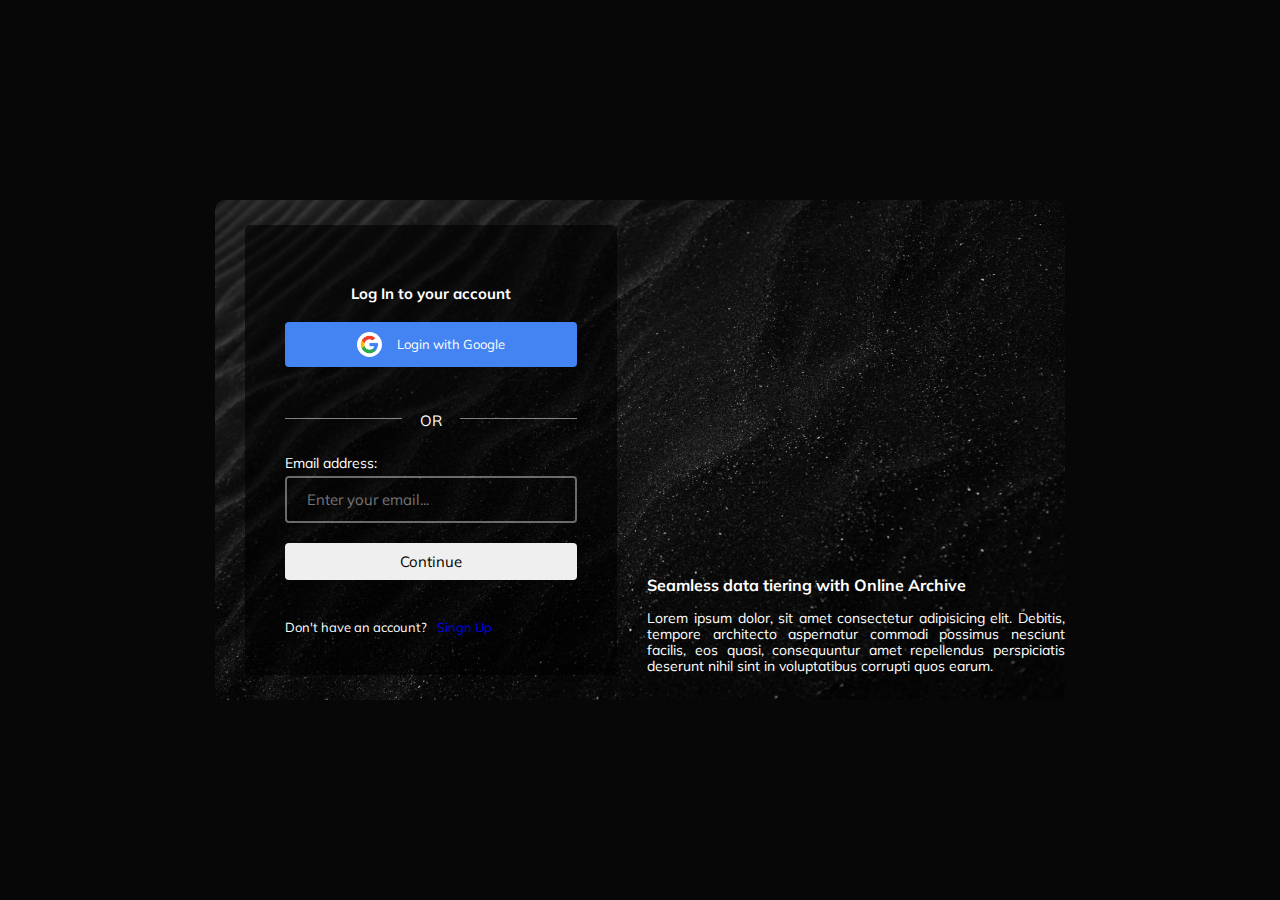
<file: Daily-UI-1/index.html>
<!DOCTYPE html>
<html lang="en">

<head>
    <meta charset="UTF-8">
    <meta name="viewport" content="width=device-width, initial-scale=1.0">
    <title>Login Card</title>
    <!-- <link rel='stylesheet' href='https://cdnjs.cloudflare.com/ajax/libs/font-awesome/5.9.0/css/all.min.css'
        integrity='sha512-q3eWabyZPc1XTCmF+8/LuE1ozpg5xxn7iO89yfSOd5/oKvyqLngoNGsx8jq92Y8eXJ/IRxQbEC+FGSYxtk2oiw=='
        crossorigin='anonymous' /> -->
    <link rel='stylesheet' href="./normalize.css">
    <link rel="stylesheet" href="./style.css">
    <script defer src="./index.js"></script>
</head>

<body>
    <div class="container">
        <div class="form-container">
            <h3>Log In to your account</h3>
            <button class="btn btn-blue" type="button">
                <img src="./google.png" alt="google">
                Login with Google</button>
            <p class="divider">OR</p>
            <div class="form-group">
                <label for="email">Email address:</label>
                <input type="email" id="email" placeholder="Enter your email..." required>
            </div>
            <button class="btn btn-white" type="button">Continue</button>
            <div class="forgot">
                <p>Don't have an account?</p><a href="#">Singn Up</a>
            </div>
        </div>
        <div class="info-text">
            <h3>Seamless data tiering with Online Archive</h3>
            <p>
                Lorem ipsum dolor, sit amet consectetur adipisicing elit. Debitis, tempore architecto aspernatur commodi
                possimus nesciunt facilis, eos quasi, consequuntur amet repellendus perspiciatis deserunt nihil sint in
                voluptatibus corrupti quos earum.
            </p>
        </div>
    </div>
</body>

</html>
</file>
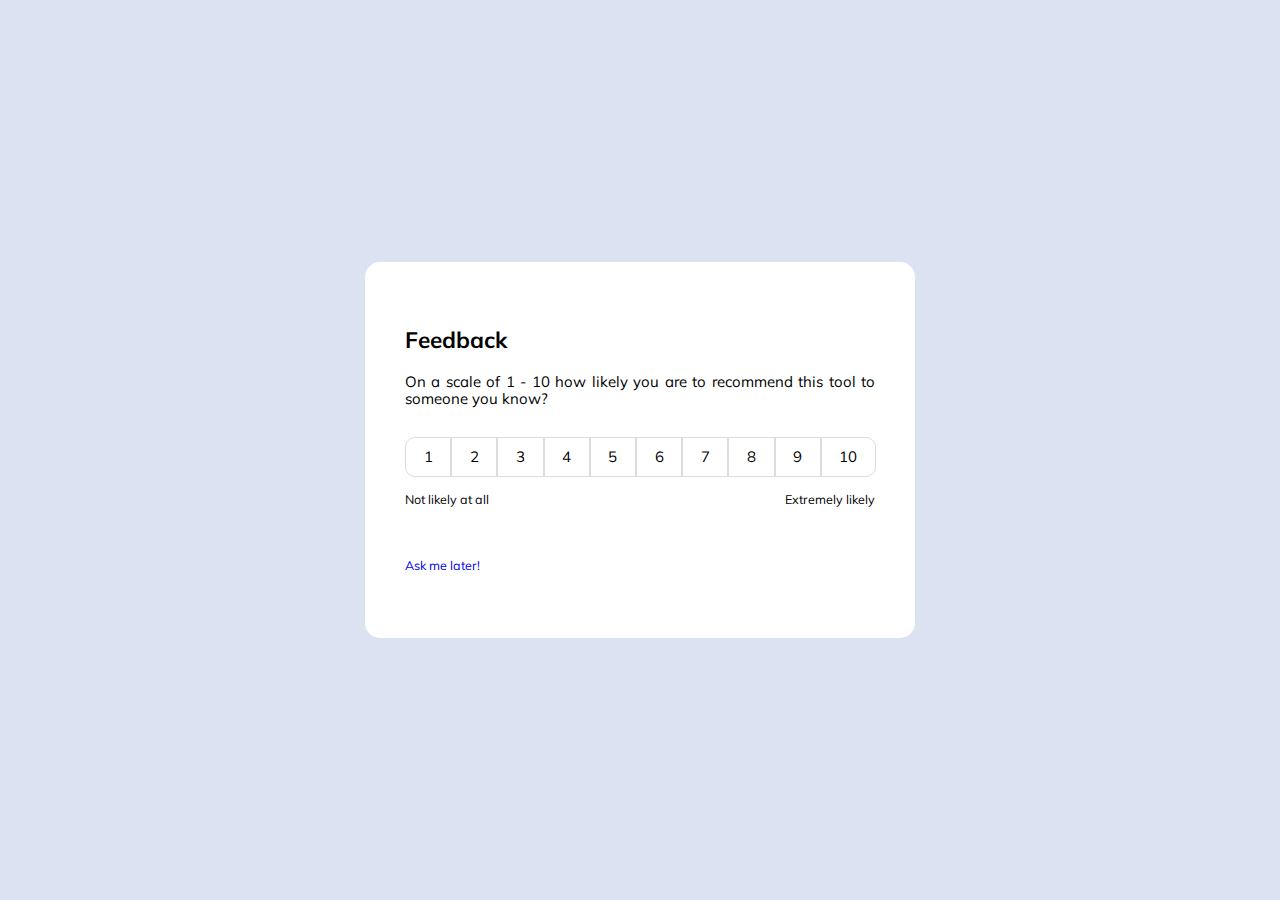
<file: Daily-UI-2/index.html>
<!DOCTYPE html>
<html lang="en">

<head>
    <meta charset="UTF-8">
    <meta name="viewport" content="width=device-width, initial-scale=1.0">
    <title>Feedback Card</title>
    <!-- <link rel='stylesheet' href='https://cdnjs.cloudflare.com/ajax/libs/font-awesome/5.9.0/css/all.min.css'
        integrity='sha512-q3eWabyZPc1XTCmF+8/LuE1ozpg5xxn7iO89yfSOd5/oKvyqLngoNGsx8jq92Y8eXJ/IRxQbEC+FGSYxtk2oiw=='
        crossorigin='anonymous' /> -->
    <link rel='stylesheet' href="./normalize.css">
    <link rel="stylesheet" href="./style.css">
    <script defer src="./index.js"></script>
</head>

<body>
    <div class="feedback-container">
        <h2>Feedback</h2>
        <p>On a scale of 1 - 10 how likely you are to recommend this tool to someone you know?</p>
        <div class="rating-box">
            <span>1</span>
            <span>2</span>
            <span>3</span>
            <span>4</span>
            <span>5</span>
            <span>6</span>
            <span>7</span>
            <span>8</span>
            <span>9</span>
            <span>10</span>
        </div>
        <div class="tags-container" id="tags-container">
            <span>Not likely at all</span>
            <span>Extremely likely</span>
        </div>
        <a href="#">Ask me later!</a>
    </div>
</body>

</html>
</file>
<file: Daily-UI-1/style.css>
@import url("https://fonts.googleapis.com/css?family=Muli&display=swap");body{background-color:#070707;font-family:'Muli', sans-serif;display:-webkit-box;display:-ms-flexbox;display:flex;-webkit-box-align:center;-ms-flex-align:center;align-items:center;-webkit-box-pack:center;-ms-flex-pack:center;justify-content:center;min-height:100vh;overflow:hidden}.container{background-image:url(./bgc.png);background-repeat:no-repeat;background-position:center center;background-size:cover;color:#fff;display:-webkit-box;display:-ms-flexbox;display:flex;-ms-flex-pack:distribute;justify-content:space-around;-webkit-box-align:center;-ms-flex-align:center;align-items:center;height:50rem;max-width:100rem;width:85rem;border-radius:10px}.container .form-container{position:relative;margin:3rem;width:50rem;height:90%;padding:4rem;border-radius:5px;background-color:rgba(0,0,0,0.6);display:-webkit-box;display:-ms-flexbox;display:flex;-webkit-box-orient:vertical;-webkit-box-direction:normal;-ms-flex-direction:column;flex-direction:column}.container .form-container h3{margin-top:2rem;text-align:center;font-size:calc(1.275rem + .3vw)}@media (min-width: 1200px){.container .form-container h3{font-size:1.5rem}}.container .form-container .btn{border:0;padding:1rem 2rem;border-radius:4px;margin:2rem 0;display:-webkit-box;display:-ms-flexbox;display:flex;-webkit-box-pack:center;-ms-flex-pack:center;justify-content:center;-webkit-box-align:center;-ms-flex-align:center;align-items:center}.container .form-container .btn img{width:25px;height:25px;background-color:#fff;border-radius:50%;padding:0.3rem;margin-right:1.5rem}.container .form-container .btn-blue{background-color:#4484f2;color:#fff;font-size:calc(1.255rem + .06vw)}@media (min-width: 1200px){.container .form-container .btn-blue{font-size:1.3rem}}.container .form-container .divider{position:relative;text-align:center;margin:2.5rem 0;font-size:calc(1.275rem + .3vw)}@media (min-width: 1200px){.container .form-container .divider{font-size:1.5rem}}.container .form-container .divider::before{content:'';width:40%;height:1px;background-color:#fff;opacity:0.5;position:absolute;left:0;top:6px}.container .form-container .divider::after{content:'';width:40%;height:1px;background-color:#fff;opacity:0.5;position:absolute;right:0;top:6px}.container .form-container .form-group label{font-size:calc(1.265rem + .18vw);margin-bottom:5px}@media (min-width: 1200px){.container .form-container .form-group label{font-size:1.4rem}}.container .form-container .form-group input{width:100%;background-color:transparent;border:2px solid rgba(255,255,255,0.4);border-radius:4px;padding:1.3rem 2rem;font-size:calc(1.275rem + .3vw);color:#fff}@media (min-width: 1200px){.container .form-container .form-group input{font-size:1.5rem}}.container .form-container .btn-white{font-size:calc(1.275rem + .3vw)}@media (min-width: 1200px){.container .form-container .btn-white{font-size:1.5rem}}.container .form-container .forgot{position:absolute;bottom:4rem;display:-webkit-box;display:-ms-flexbox;display:flex;font-size:calc(1.255rem + .06vw)}@media (min-width: 1200px){.container .form-container .forgot{font-size:1.3rem}}.container .form-container .forgot a{margin-left:1rem;text-decoration:none}.container .info-text{margin-top:35rem;width:60rem}.container .info-text h3{font-size:calc(1.285rem + .42vw)}@media (min-width: 1200px){.container .info-text h3{font-size:1.6rem}}.container .info-text p{margin-top:1.5rem;text-align:justify;font-size:calc(1.265rem + .18vw)}@media (min-width: 1200px){.container .info-text p{font-size:1.4rem}}@media only screen and (max-width: 37.5em){.info-text{display:none}}
/*# sourceMappingURL=style.css.map */
</file>
<file: Daily-UI-2/style.css>
@import url("https://fonts.googleapis.com/css?family=Muli&display=swap");body{background-color:#dbe3f3;font-family:'Muli', sans-serif;display:-webkit-box;display:-ms-flexbox;display:flex;-webkit-box-orient:vertical;-webkit-box-direction:normal;-ms-flex-direction:column;flex-direction:column;-webkit-box-align:center;-ms-flex-align:center;align-items:center;-webkit-box-pack:center;-ms-flex-pack:center;justify-content:center;min-height:100vh;overflow:hidden}.feedback-container{max-width:60rem;width:55rem;padding:6.5rem 4rem;border-radius:15px;background-color:#fff;font-size:calc(1.275rem + .3vw)}@media (min-width: 1200px){.feedback-container{font-size:1.5rem}}.feedback-container h2{margin-bottom:2rem}.feedback-container p{text-align:justify;margin-bottom:3rem}.feedback-container .rating-box{display:-webkit-box;display:-ms-flexbox;display:flex;border-radius:5px;margin-bottom:1.5rem}.feedback-container .rating-box>*{border:1px solid gainsboro;padding:1rem 1.76rem;cursor:pointer}.feedback-container .rating-box>*:hover{background-color:gainsboro}.feedback-container .rating-box span:first-child{border-top-left-radius:10px;border-bottom-left-radius:10px}.feedback-container .rating-box span:last-child{border-top-right-radius:10px;border-bottom-right-radius:10px}.feedback-container .tags-container{display:-webkit-box;display:-ms-flexbox;display:flex;-webkit-box-pack:justify;-ms-flex-pack:justify;justify-content:space-between;font-size:1.25rem;margin-bottom:5rem}.feedback-container a{text-decoration:none;font-size:1.25rem}.selected{background-color:lightgray}@media only screen and (max-width: 37.5em){.feedback-container{width:85%}.feedback-container h2{text-align:center}.feedback-container .rating-box{font-size:1rem;margin-bottom:3.5rem}.feedback-container .rating-box>*{-webkit-box-flex:1;-ms-flex:1;flex:1;padding:0.6rem 0.8rem}.feedback-container .tags-container{display:none}.feedback-container a{margin-left:20vw}}
/*# sourceMappingURL=style.css.map */
</file>
